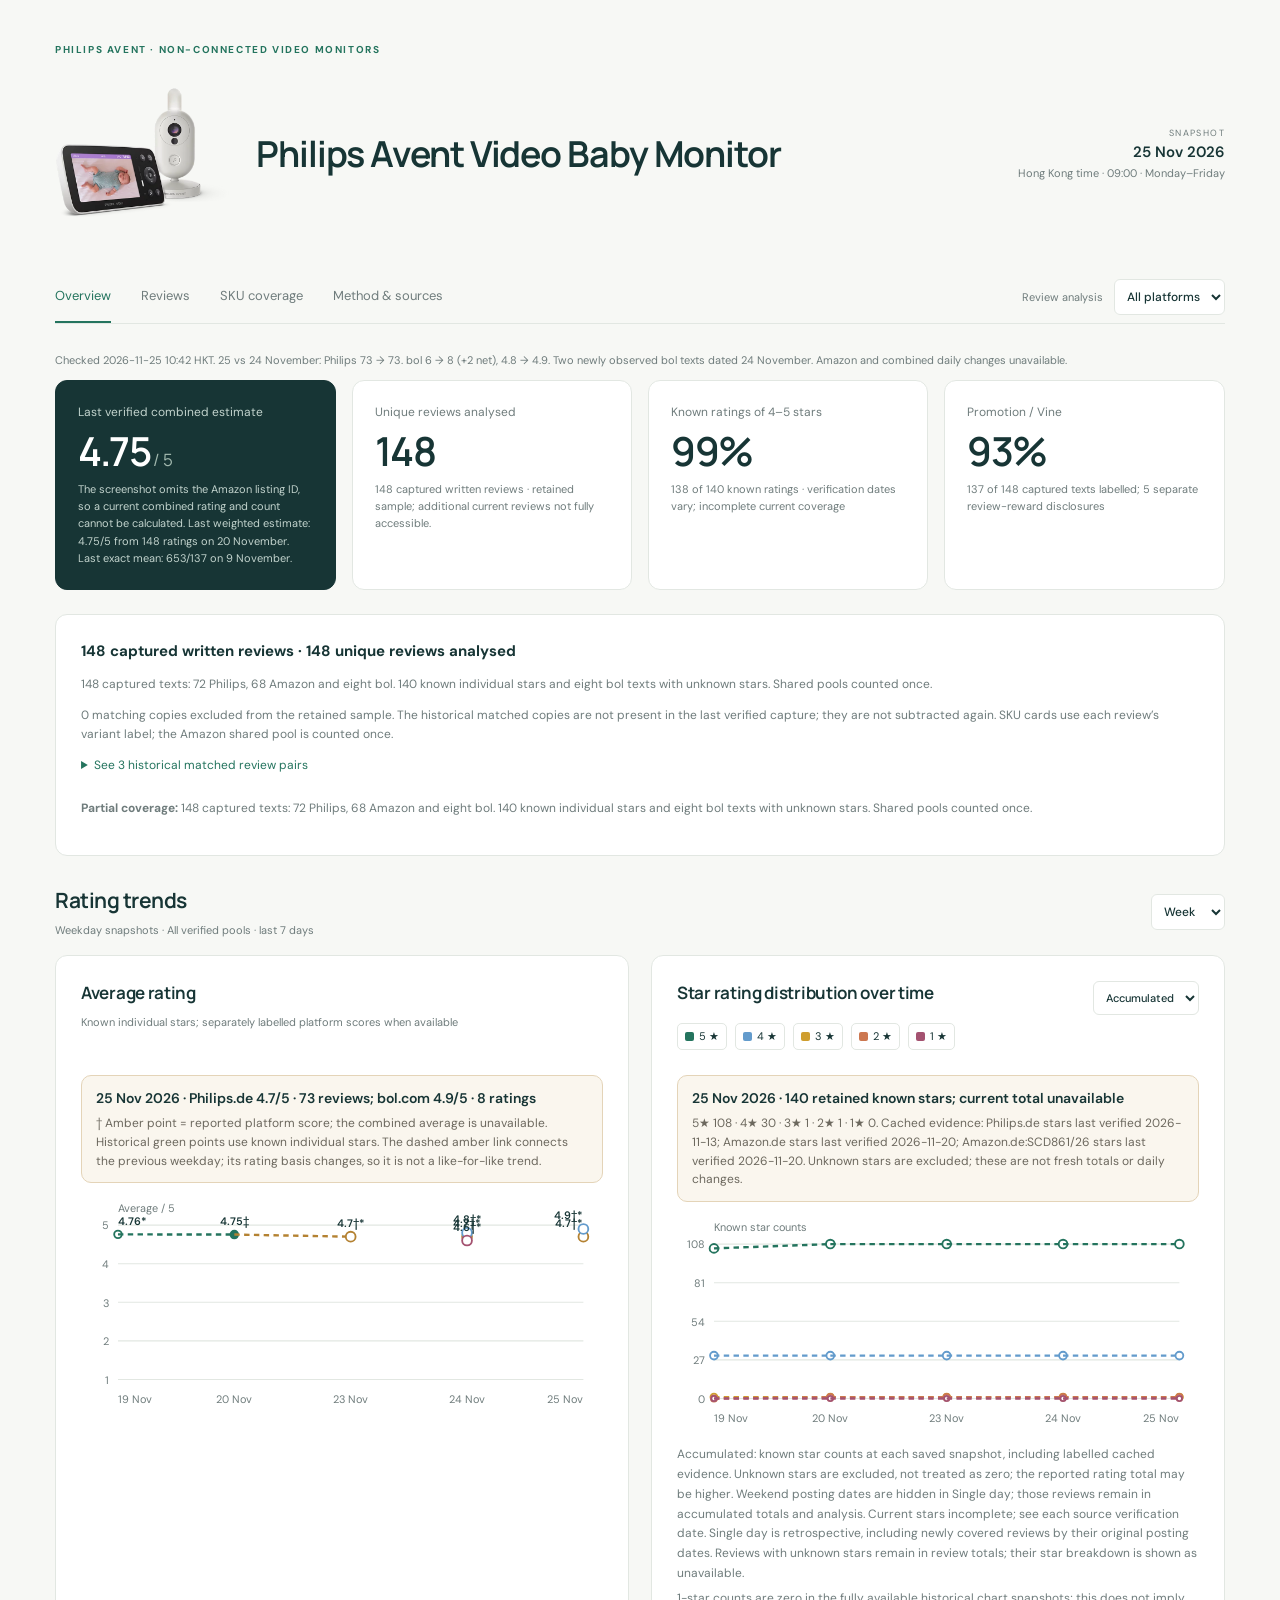
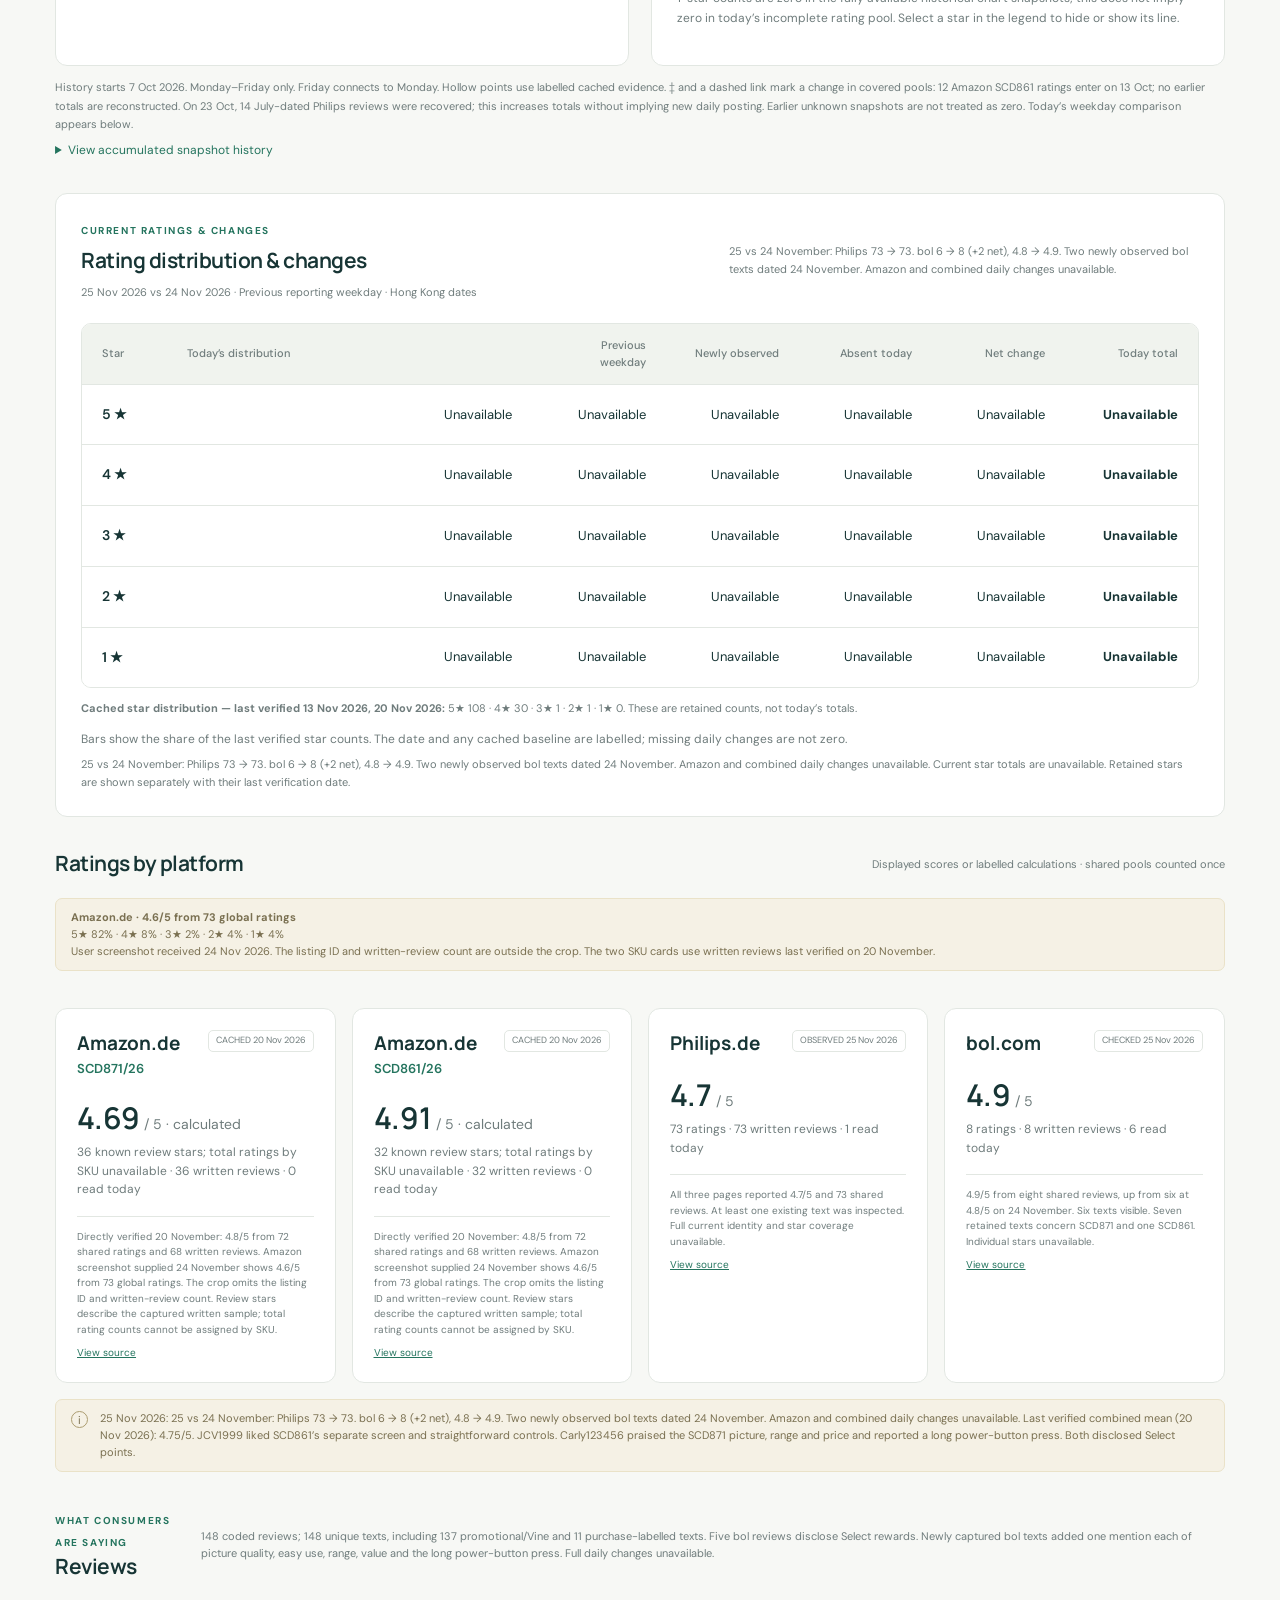
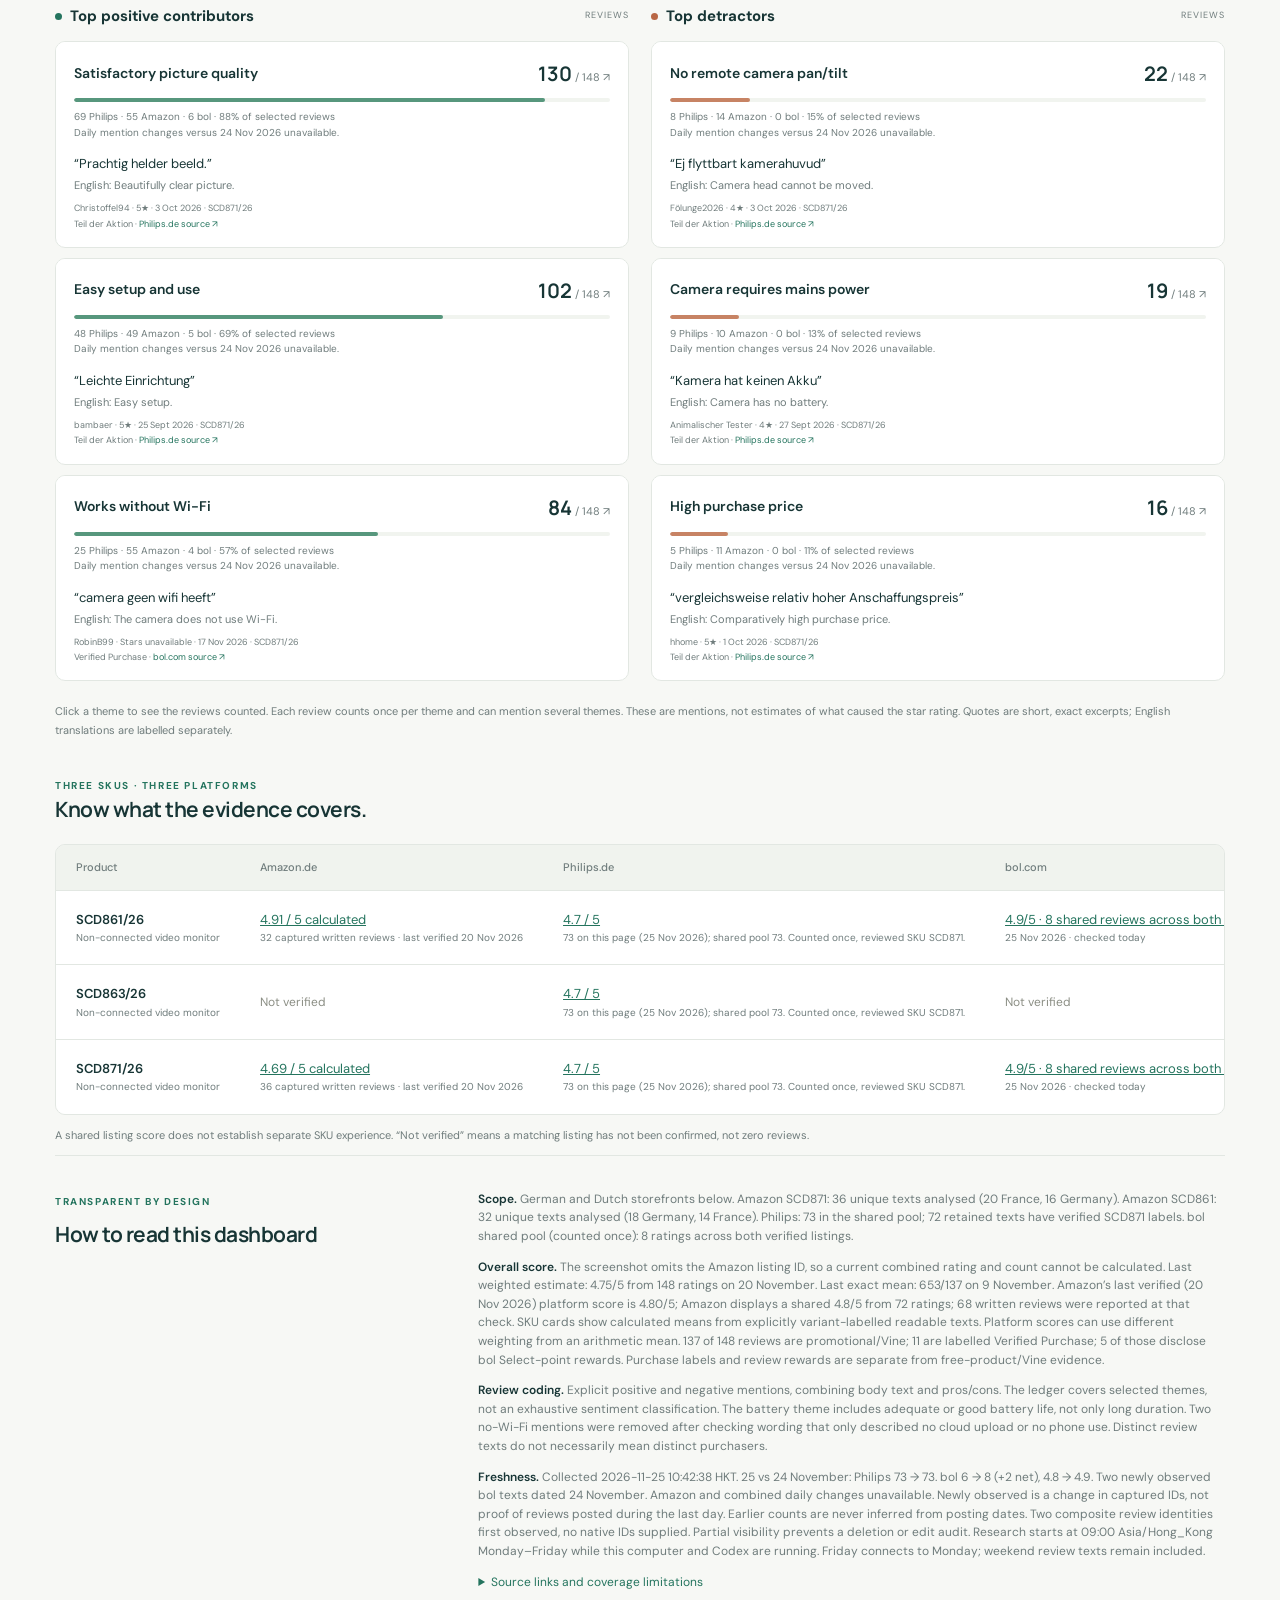
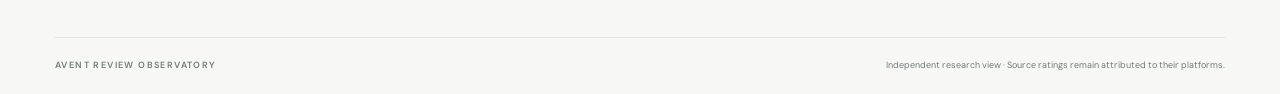
<file: index.html>
<!doctype html>
<html lang="en">
<head>
  <meta charset="utf-8"><meta name="viewport" content="width=device-width,initial-scale=1">
  <title>Philips Avent Video Baby Monitor · Reviews</title>
  <meta name="description" content="Consumer experience research dashboard for Philips Avent non-connected video monitors.">
  <link rel="stylesheet" href="style.css?v=20261125104238">
</head>
<body>
<main>
  <div class="eyebrow">PHILIPS AVENT · NON-CONNECTED VIDEO MONITORS</div>
  <div class="title-row"><div class="product-heading"><img class="product-image" src="product.png" alt="Philips Avent video baby monitor with camera and parent display" width="176" height="176"><h1>Philips Avent Video Baby Monitor</h1></div><div class="date"><span>SNAPSHOT</span><strong id="date"></strong><small>Hong Kong time · 09:00 · Monday–Friday</small></div></div>
  <div class="toolbar"><nav aria-label="Report sections"><a href="#overview" class="active">Overview</a><a href="#themes">Reviews</a><a href="#coverage">SKU coverage</a><a href="#method">Method & sources</a></nav><label>Review analysis <select id="platform" aria-label="Filter review analysis by platform"><option value="all">All platforms</option><option>Philips.de</option><option>Amazon.de</option><option>bol.com</option></select></label></div>
  <p id="freshness" class="footnote" role="status"></p>
  <section id="overview" class="metrics" aria-label="Key metrics"></section>
  <section id="review-count-note" class="panel review-count-note" aria-label="Listed and unique reviews"></section>
  <section class="rating-trends-section" aria-labelledby="rating-trends-title">
    <div class="section-head trend-controls"><div><h2 id="rating-trends-title">Rating trends</h2><p id="trend-base" class="footnote"></p></div><select id="trend-range" aria-label="Rating trend period"><option value="week" selected>Week</option><option value="month">Month</option><option value="year">Year</option></select></div>
    <div class="rating-trends-grid">
      <div class="panel average-trend-panel"><div class="trend-chart-top"><h3>Average rating</h3><p class="footnote">Known individual stars; separately labelled platform scores when available</p></div><div id="average-status" class="trend-status" role="status"></div><div id="average-trend" class="trend-scroll"></div></div>
      <div class="panel star-trend-panel"><div class="trend-chart-top"><div class="star-trend-controls"><h3>Star rating distribution over time</h3><select id="star-trend-mode" aria-label="Star rating trend mode"><option value="accumulated" selected>Accumulated</option><option value="single">Single day</option></select></div><div id="trend-legend" class="trend-legend" aria-label="Toggle star rating lines"></div></div><div id="star-status" class="trend-status" role="status"></div><div id="review-trend" class="trend-scroll"></div><p class="footnote" id="star-mode-note" aria-live="polite"></p><p class="footnote" id="trend-zero-note"></p><details id="star-day-table" hidden><summary>View single-day counts</summary><div class="table-scroll daily-table"><table aria-label="Single-day captured review counts by posting date"><thead><tr><th>Date</th><th>5 ★</th><th>4 ★</th><th>3 ★</th><th>2 ★</th><th>1 ★</th><th>Total</th></tr></thead><tbody id="star-day-body"></tbody></table></div></details></div>
    </div>
    <p class="footnote" id="trend-note"></p><details id="trend-table"><summary>View accumulated snapshot history</summary><div class="table-scroll daily-table"><table aria-label="Average rating and star counts by snapshot date"><thead><tr><th>Date</th><th>Average / 5</th><th>5 ★</th><th>4 ★</th><th>3 ★</th><th>2 ★</th><th>1 ★</th><th>Total</th><th>Evidence</th></tr></thead><tbody id="trend-table-body"></tbody></table></div></details>
  </section>
  <section class="panel unified-ratings" aria-labelledby="unified-rating-title">
    <div class="unified-rating-header"><div><span class="eyebrow">CURRENT RATINGS &amp; CHANGES</span><h2 id="unified-rating-title">Rating distribution &amp; changes</h2><p id="change-dates" class="footnote"></p></div><div id="change-summary" aria-live="polite"></div></div>
    <div id="daily-changes"></div>
    <p class="footnote distribution-key">Bars show the share of the last verified star counts. The date and any cached baseline are labelled; missing daily changes are not zero.</p>
    <p class="footnote" id="change-note"></p>
  </section>
  <div class="section-head"><h2>Ratings by platform</h2><span>Displayed scores or labelled calculations · shared pools counted once</span></div>
  <section class="platform-cards" id="platform-cards"></section>
  <div class="notice"><span>i</span><p id="update-notice"></p></div>
  <section id="themes"><div class="section-head"><div><span class="eyebrow">WHAT CONSUMERS ARE SAYING</span><h2>Reviews</h2></div><span id="theme-base"></span></div><div class="theme-columns"><div><div class="column-heading"><span class="positive-dot"></span><h3>Top positive contributors</h3><span>REVIEWS</span></div><div id="positive"></div></div><div><div class="column-heading"><span class="negative-dot"></span><h3>Top detractors</h3><span>REVIEWS</span></div><div id="negative"></div></div></div><p class="footnote">Click a theme to see the reviews counted. Each review counts once per theme and can mention several themes. These are mentions, not estimates of what caused the star rating. Quotes are short, exact excerpts; English translations are labelled separately.</p></section>
  <section id="coverage"><div class="section-head"><div><span class="eyebrow">THREE SKUS · THREE PLATFORMS</span><h2>Know what the evidence covers.</h2></div></div><div class="table-scroll"><table><thead><tr><th>Product</th><th>Amazon.de</th><th>Philips.de</th><th>bol.com</th></tr></thead><tbody id="coverage-body"></tbody></table></div><p class="footnote">A shared listing score does not establish separate SKU experience. “Not verified” means a matching listing has not been confirmed, not zero reviews.</p></section>
  <section id="method" class="method"><div><span class="eyebrow">TRANSPARENT BY DESIGN</span><h2>How to read this dashboard</h2></div><div><p id="method-scope"></p><p id="method-score"></p><p><b>Review coding.</b> Explicit positive and negative mentions, combining body text and pros/cons. The ledger covers selected themes, not an exhaustive sentiment classification. The battery theme includes adequate or good battery life, not only long duration. Two no-Wi-Fi mentions were removed after checking wording that only described no cloud upload or no phone use. Distinct review texts do not necessarily mean distinct purchasers.</p><p id="method-freshness"></p><details><summary>Source links and coverage limitations</summary><div id="sources"></div><p>Amazon SCD863/26 and bol SCD863/26 remain unverified. Amazon SCD861/26 was first verified on 13 October; no earlier baseline exists. The Philips shared pool cannot supply independent SCD861 or SCD863 consumer-experience conclusions.</p></details></div></section>
  <footer><span>AVENT REVIEW OBSERVATORY</span><span>Independent research view · Source ratings remain attributed to their platforms.</span></footer>
</main>
<dialog id="evidence"><div class="dialog-top"><span class="eyebrow">REVIEW EVIDENCE</span><button id="close-dialog" aria-label="Close review evidence">×</button></div><h2 id="dialog-title"></h2><p id="dialog-description"></p><div id="dialog-reviews"></div><p class="footnote">Each quotation is a short English translation of the relevant original wording, not a full review. Positive remarks can be qualified elsewhere in a review. Unverified wording is marked unavailable. Follow the source for full context.</p></dialog>
<script src="data.js?v=20261125104238"></script><script src="app.js?v=20261125104238"></script>
</body></html>
</file>
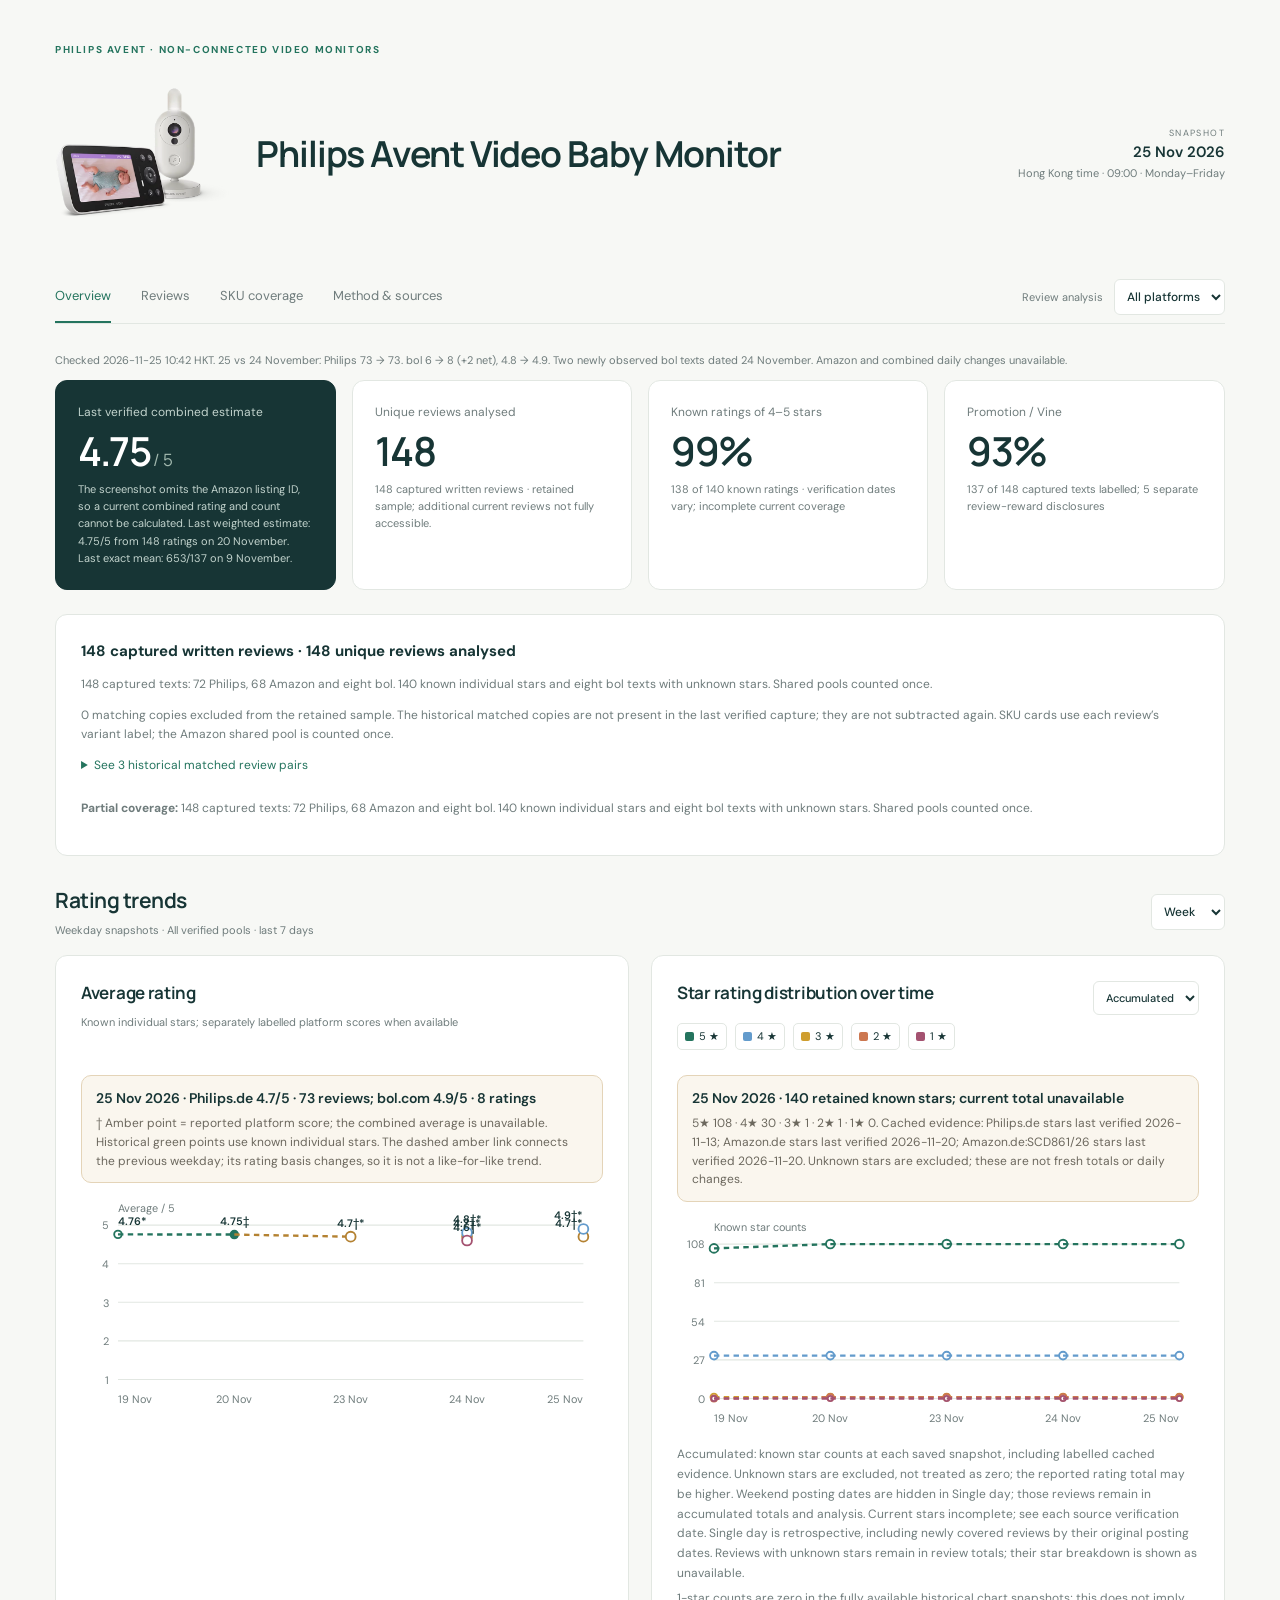
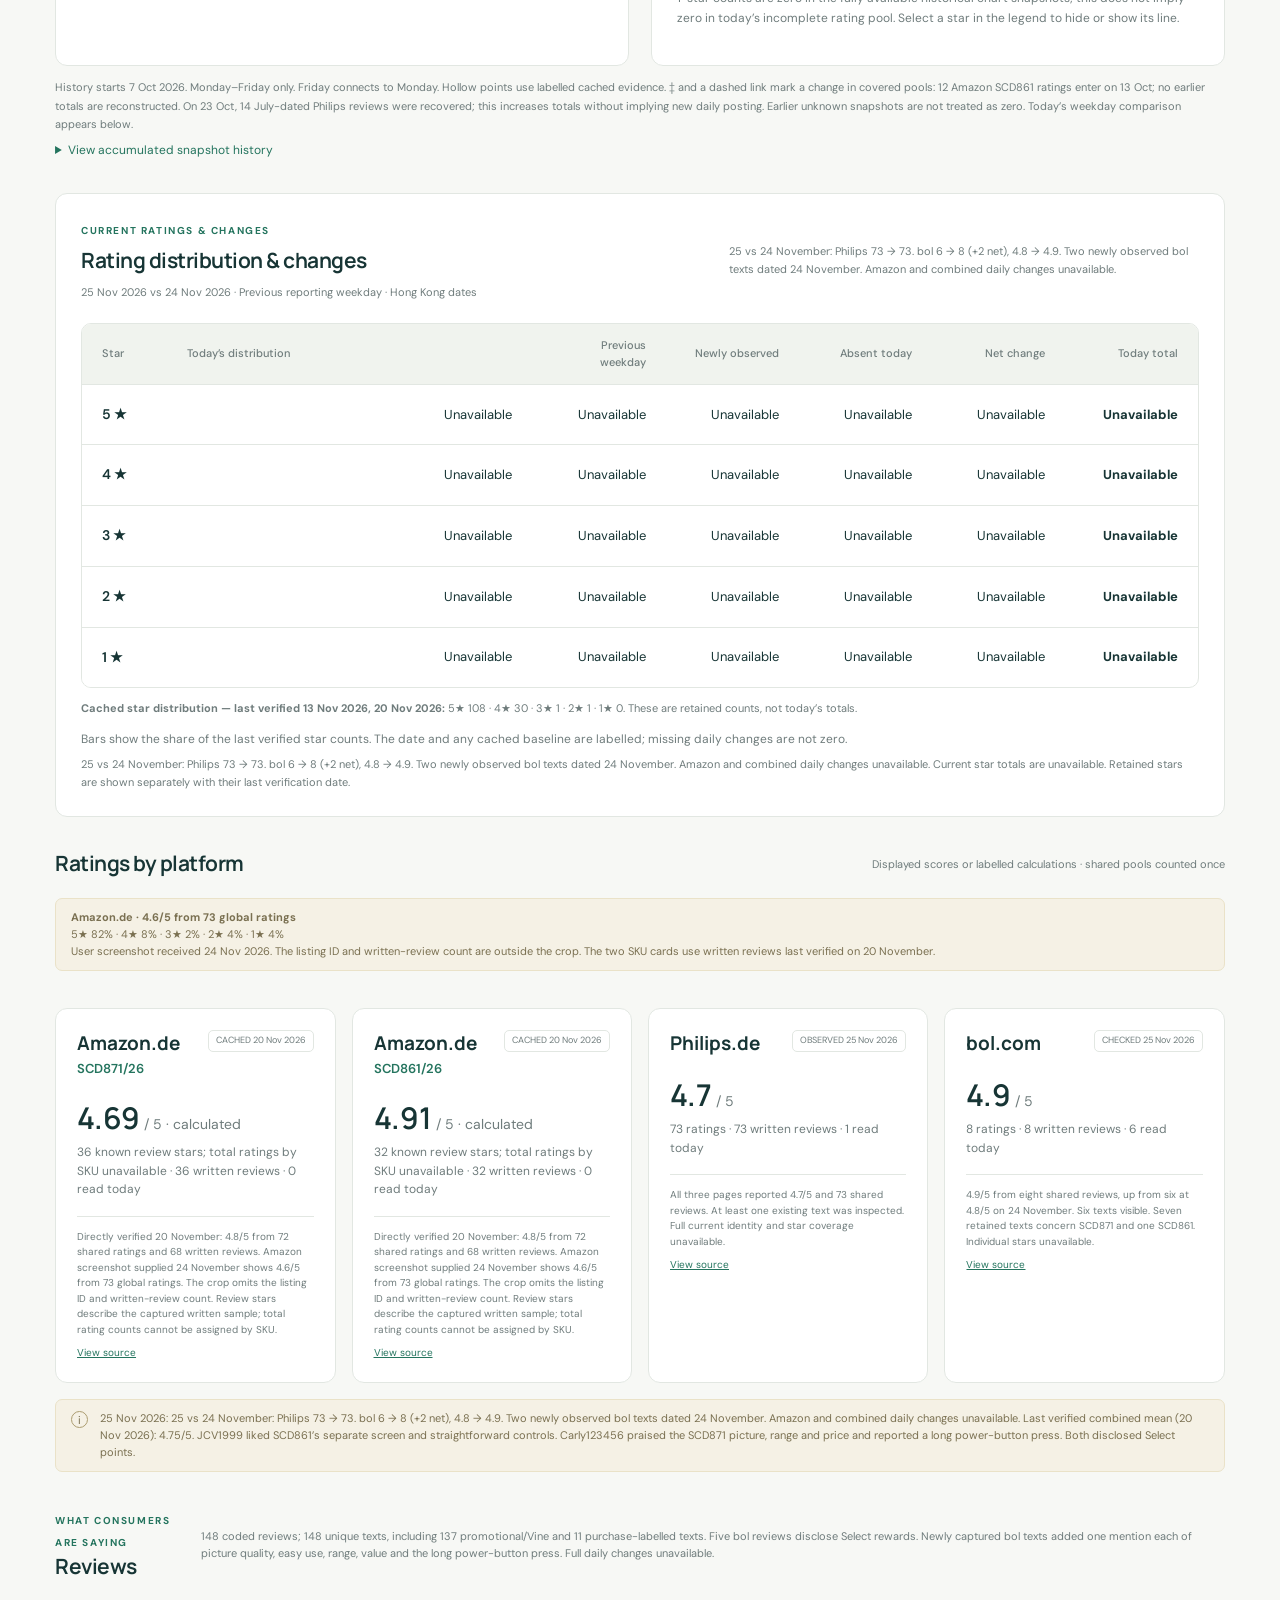
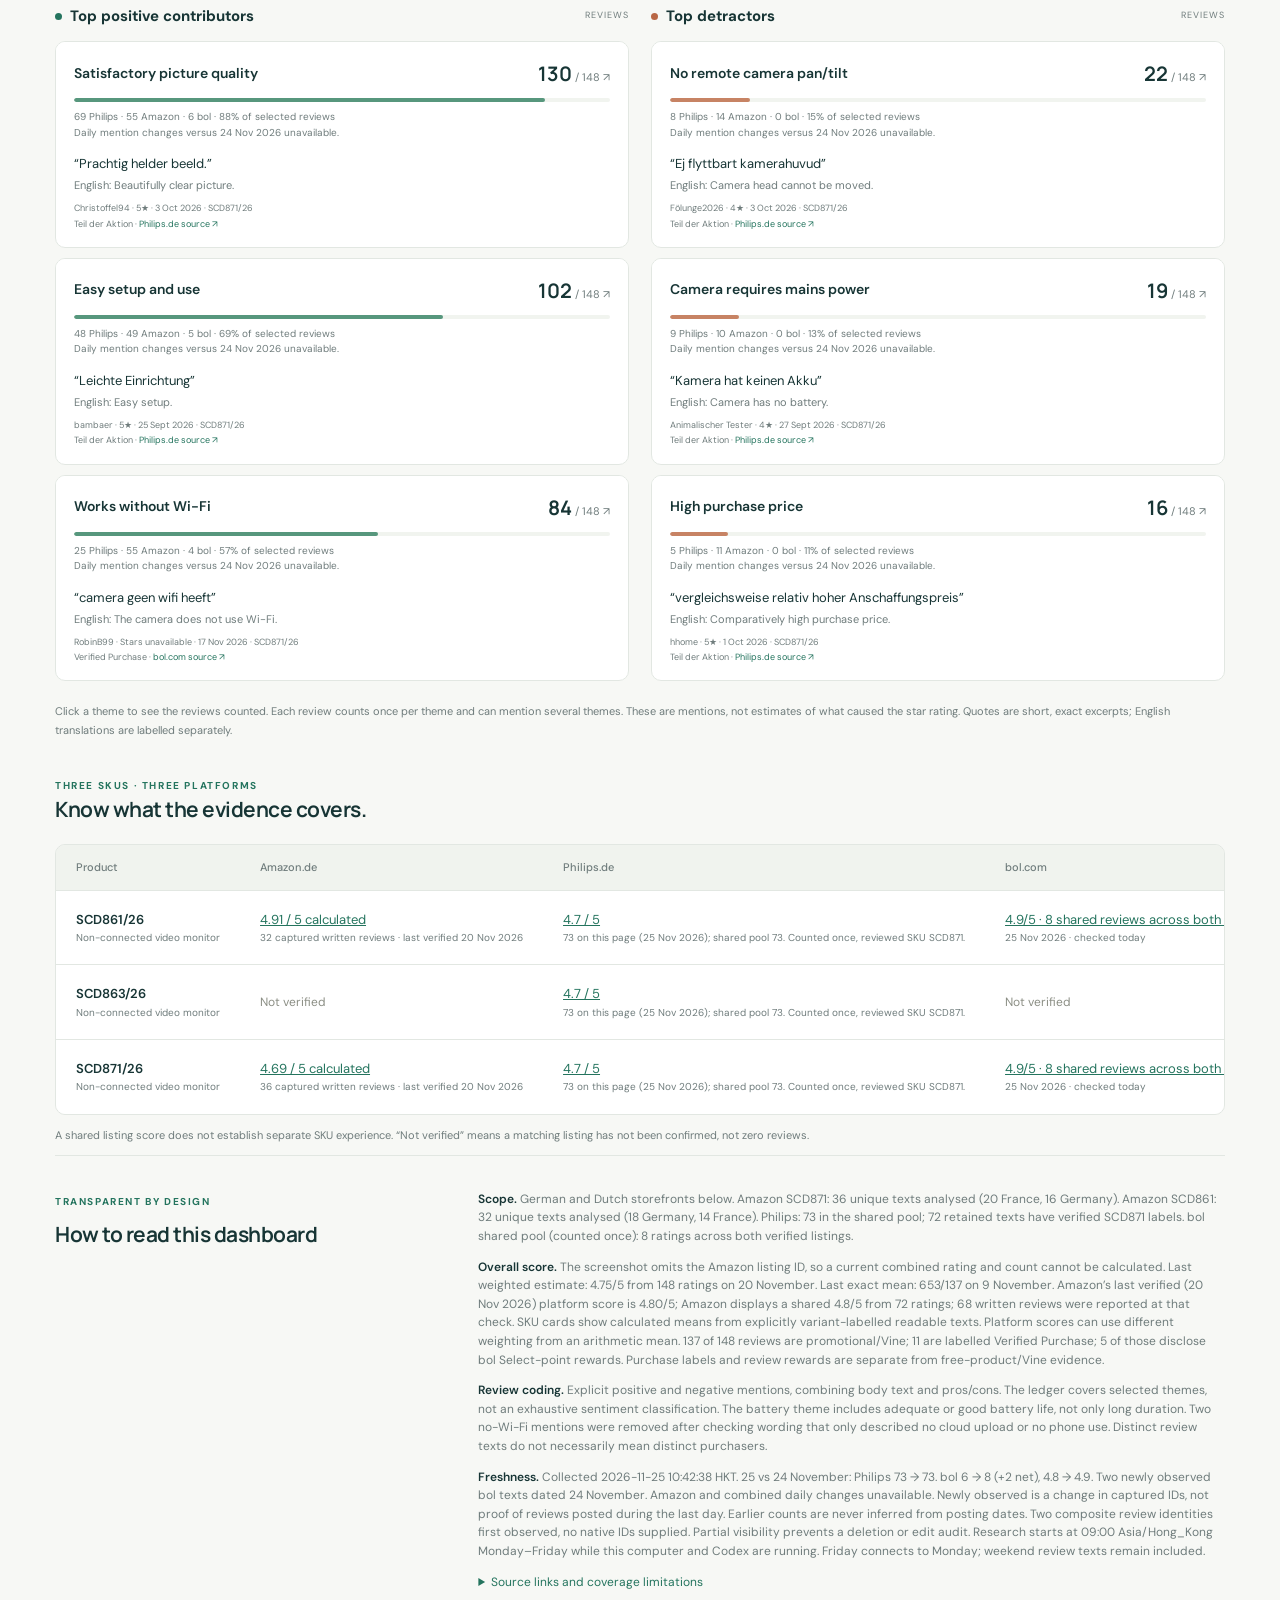
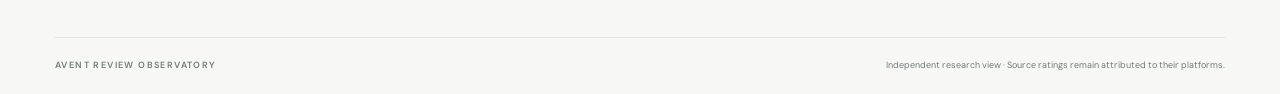
<file: Philips Avent Video Baby Monitor/index.html>
<!doctype html>
<html lang="en">
<head>
  <meta charset="utf-8"><meta name="viewport" content="width=device-width,initial-scale=1">
  <title>Philips Avent Video Baby Monitor · Reviews</title>
  <meta name="description" content="Consumer experience research dashboard for Philips Avent non-connected video monitors.">
  <link rel="stylesheet" href="../style.css?v=20261125104238">
</head>
<body>
<main>
  <div class="eyebrow">PHILIPS AVENT · NON-CONNECTED VIDEO MONITORS</div>
  <div class="title-row"><div class="product-heading"><img class="product-image" src="../product.png" alt="Philips Avent video baby monitor with camera and parent display" width="176" height="176"><h1>Philips Avent Video Baby Monitor</h1></div><div class="date"><span>SNAPSHOT</span><strong id="date"></strong><small>Hong Kong time · 09:00 · Monday–Friday</small></div></div>
  <div class="toolbar"><nav aria-label="Report sections"><a href="#overview" class="active">Overview</a><a href="#themes">Reviews</a><a href="#coverage">SKU coverage</a><a href="#method">Method & sources</a></nav><label>Review analysis <select id="platform" aria-label="Filter review analysis by platform"><option value="all">All platforms</option><option>Philips.de</option><option>Amazon.de</option><option>bol.com</option></select></label></div>
  <p id="freshness" class="footnote" role="status"></p>
  <section id="overview" class="metrics" aria-label="Key metrics"></section>
  <section id="review-count-note" class="panel review-count-note" aria-label="Listed and unique reviews"></section>
  <section class="rating-trends-section" aria-labelledby="rating-trends-title">
    <div class="section-head trend-controls"><div><h2 id="rating-trends-title">Rating trends</h2><p id="trend-base" class="footnote"></p></div><select id="trend-range" aria-label="Rating trend period"><option value="week" selected>Week</option><option value="month">Month</option><option value="year">Year</option></select></div>
    <div class="rating-trends-grid">
      <div class="panel average-trend-panel"><div class="trend-chart-top"><h3>Average rating</h3><p class="footnote">Known individual stars; separately labelled platform scores when available</p></div><div id="average-status" class="trend-status" role="status"></div><div id="average-trend" class="trend-scroll"></div></div>
      <div class="panel star-trend-panel"><div class="trend-chart-top"><div class="star-trend-controls"><h3>Star rating distribution over time</h3><select id="star-trend-mode" aria-label="Star rating trend mode"><option value="accumulated" selected>Accumulated</option><option value="single">Single day</option></select></div><div id="trend-legend" class="trend-legend" aria-label="Toggle star rating lines"></div></div><div id="star-status" class="trend-status" role="status"></div><div id="review-trend" class="trend-scroll"></div><p class="footnote" id="star-mode-note" aria-live="polite"></p><p class="footnote" id="trend-zero-note"></p><details id="star-day-table" hidden><summary>View single-day counts</summary><div class="table-scroll daily-table"><table aria-label="Single-day captured review counts by posting date"><thead><tr><th>Date</th><th>5 ★</th><th>4 ★</th><th>3 ★</th><th>2 ★</th><th>1 ★</th><th>Total</th></tr></thead><tbody id="star-day-body"></tbody></table></div></details></div>
    </div>
    <p class="footnote" id="trend-note"></p><details id="trend-table"><summary>View accumulated snapshot history</summary><div class="table-scroll daily-table"><table aria-label="Average rating and star counts by snapshot date"><thead><tr><th>Date</th><th>Average / 5</th><th>5 ★</th><th>4 ★</th><th>3 ★</th><th>2 ★</th><th>1 ★</th><th>Total</th><th>Evidence</th></tr></thead><tbody id="trend-table-body"></tbody></table></div></details>
  </section>
  <section class="panel unified-ratings" aria-labelledby="unified-rating-title">
    <div class="unified-rating-header"><div><span class="eyebrow">CURRENT RATINGS &amp; CHANGES</span><h2 id="unified-rating-title">Rating distribution &amp; changes</h2><p id="change-dates" class="footnote"></p></div><div id="change-summary" aria-live="polite"></div></div>
    <div id="daily-changes"></div>
    <p class="footnote distribution-key">Bars show the share of the last verified star counts. The date and any cached baseline are labelled; missing daily changes are not zero.</p>
    <p class="footnote" id="change-note"></p>
  </section>
  <div class="section-head"><h2>Ratings by platform</h2><span>Displayed scores or labelled calculations · shared pools counted once</span></div>
  <section class="platform-cards" id="platform-cards"></section>
  <div class="notice"><span>i</span><p id="update-notice"></p></div>
  <section id="themes"><div class="section-head"><div><span class="eyebrow">WHAT CONSUMERS ARE SAYING</span><h2>Reviews</h2></div><span id="theme-base"></span></div><div class="theme-columns"><div><div class="column-heading"><span class="positive-dot"></span><h3>Top positive contributors</h3><span>REVIEWS</span></div><div id="positive"></div></div><div><div class="column-heading"><span class="negative-dot"></span><h3>Top detractors</h3><span>REVIEWS</span></div><div id="negative"></div></div></div><p class="footnote">Click a theme to see the reviews counted. Each review counts once per theme and can mention several themes. These are mentions, not estimates of what caused the star rating. Quotes are short, exact excerpts; English translations are labelled separately.</p></section>
  <section id="coverage"><div class="section-head"><div><span class="eyebrow">THREE SKUS · THREE PLATFORMS</span><h2>Know what the evidence covers.</h2></div></div><div class="table-scroll"><table><thead><tr><th>Product</th><th>Amazon.de</th><th>Philips.de</th><th>bol.com</th></tr></thead><tbody id="coverage-body"></tbody></table></div><p class="footnote">A shared listing score does not establish separate SKU experience. “Not verified” means a matching listing has not been confirmed, not zero reviews.</p></section>
  <section id="method" class="method"><div><span class="eyebrow">TRANSPARENT BY DESIGN</span><h2>How to read this dashboard</h2></div><div><p id="method-scope"></p><p id="method-score"></p><p><b>Review coding.</b> Explicit positive and negative mentions, combining body text and pros/cons. The ledger covers selected themes, not an exhaustive sentiment classification. The battery theme includes adequate or good battery life, not only long duration. Two no-Wi-Fi mentions were removed after checking wording that only described no cloud upload or no phone use. Distinct review texts do not necessarily mean distinct purchasers.</p><p id="method-freshness"></p><details><summary>Source links and coverage limitations</summary><div id="sources"></div><p>Amazon SCD863/26 and bol SCD863/26 remain unverified. Amazon SCD861/26 was first verified on 13 October; no earlier baseline exists. The Philips shared pool cannot supply independent SCD861 or SCD863 consumer-experience conclusions.</p></details></div></section>
  <footer><span>AVENT REVIEW OBSERVATORY</span><span>Independent research view · Source ratings remain attributed to their platforms.</span></footer>
</main>
<dialog id="evidence"><div class="dialog-top"><span class="eyebrow">REVIEW EVIDENCE</span><button id="close-dialog" aria-label="Close review evidence">×</button></div><h2 id="dialog-title"></h2><p id="dialog-description"></p><div id="dialog-reviews"></div><p class="footnote">Each quotation is a short English translation of the relevant original wording, not a full review. Positive remarks can be qualified elsewhere in a review. Unverified wording is marked unavailable. Follow the source for full context.</p></dialog>
<script src="../data.js?v=20261125104238"></script><script src="../app.js?v=20261125104238"></script>
</body></html>
</file>
<file: style.css>
@import url('https://fonts.googleapis.com/css2?family=DM+Sans:wght@400;450;500;550;600;650;700&family=Manrope:wght@400;500;600;650;700;750;800&display=swap');
:root{--ink:#173535;--muted:#6f7c7c;--green:#24745e;--mint:#e9f2ed;--orange:#b96745;--cream:#f7f8f5;--line:#e2e7e2;--white:#fff}*{box-sizing:border-box}html{scroll-behavior:smooth;scroll-padding-top:25px}body{margin:0;background:var(--cream);color:var(--ink);font-family:'DM Sans',Arial,sans-serif;font-size:14px;line-height:1.55}header{height:82px;background:white;border-bottom:1px solid var(--line);display:flex;align-items:center;justify-content:space-between;padding:0 4.3%}.brand{display:flex;align-items:center;gap:12px;text-decoration:none;font:700 25px Manrope,Arial;color:var(--ink)}.brand b{font:450 14px 'DM Sans',Arial;border-left:1px solid #cfd9d3;padding-left:13px;margin-left:10px}.brandmark{width:36px;height:36px;background:var(--green);color:white;text-align:center;border-radius:12px 12px 12px 3px;font:700 29px Manrope}.header-right{display:flex;align-items:center;gap:8px;color:var(--muted);font-size:12px}.status-dot,.positive-dot,.negative-dot{width:7px;height:7px;border-radius:50%;background:var(--green);display:inline-block}.quiet{margin-left:25px;background:white;border:1px solid var(--line);border-radius:7px;padding:9px 14px;color:var(--ink);cursor:pointer}main{max-width:1400px;margin:auto;padding:42px 4.3% 0}.eyebrow{font-size:10px;letter-spacing:1.6px;font-weight:700;color:var(--green)}.title-row{display:flex;justify-content:space-between;gap:24px;margin-top:9px;align-items:center}h1{font:650 clamp(28px,3vw,41px)/1.25 Manrope,Arial;letter-spacing:-1.5px;margin:0}h2{font:650 21px/1.4 Manrope,Arial;letter-spacing:-.5px;margin:0}h3{font-size:15px;margin:0}.subtitle{color:var(--muted);margin:10px 0 0;font-size:15px}.date{text-align:right;flex-shrink:0}.date span,.date small{display:block;color:var(--muted);font-size:11px}.date span{letter-spacing:1.4px;font-size:9px}.date strong{font-size:15px;font-weight:600}.toolbar{display:flex;align-items:center;justify-content:space-between;border-bottom:1px solid var(--line);margin:28px 0 27px}nav{display:flex;gap:30px}nav a{font-size:13px;color:var(--muted);text-decoration:none;padding:15px 0;border-bottom:2px solid transparent}nav a:hover,nav .active{color:var(--green);border-color:var(--green)}.toolbar label{font-size:11px;color:var(--muted)}select{font:500 12px 'DM Sans';margin-left:8px;padding:8px;border:1px solid var(--line);border-radius:6px;background:white;color:var(--ink)}.metrics{display:grid;grid-template-columns:repeat(4,1fr);gap:16px}.metric{background:white;border:1px solid var(--line);border-radius:12px;padding:22px}.metric:first-child{background:var(--ink);color:white;border-color:var(--ink)}.metric-label{font-size:12px;color:var(--muted)}.metric:first-child .metric-label,.metric:first-child .metric-note{color:#c2d3cd}.metric-value{font:600 40px/1.5 Manrope;letter-spacing:-1.5px}.metric-value small{font-size:17px;letter-spacing:0;font-weight:400;color:#a1b8ae}.metric-note{font-size:11px;color:var(--muted)}.takeaway{border-left:3px solid var(--green);padding:20px 24px;margin:24px 0 33px;background:#edf2ec;display:flex;align-items:center;justify-content:space-between;gap:25px}.takeaway h2{font-size:18px;margin:5px 0}.takeaway p{margin:0;color:#667871;font-size:12px}.comparison{font-size:11px;color:var(--muted);text-align:right;flex-shrink:0}.comparison b{font-weight:500;color:var(--ink)}.section-head{display:flex;justify-content:space-between;align-items:center;gap:15px;margin-bottom:19px}.section-head>span{font-size:11px;color:var(--muted)}.platform-cards{display:grid;grid-template-columns:repeat(3,1fr);gap:16px}.platform-card{border:1px solid var(--line);border-radius:12px;background:white;padding:21px}.platform-top{display:flex;justify-content:space-between;align-items:center}.platform-top h3{font:700 19px Manrope}.badge{font-size:9px;color:var(--muted);border:1px solid var(--line);border-radius:5px;padding:3px 7px}.platform-score{font:600 30px Manrope;margin:18px 0 5px}.platform-score small{font:400 14px 'DM Sans';color:var(--muted)}.stars{font-size:13px;letter-spacing:2px;color:#bf9850;margin-left:8px}.platform-card p{font-size:12px;margin:0;color:var(--muted)}.platform-bottom{border-top:1px solid var(--line);margin-top:17px;padding-top:12px;font-size:10px;display:flex;justify-content:space-between;gap:12px;color:var(--muted)}a{color:var(--green)}.notice{display:flex;gap:12px;align-items:flex-start;color:#7a7051;background:#f5f1e5;border:1px solid #eae2c8;border-radius:7px;padding:10px 15px;margin:16px 0 37px;font-size:11px}.notice>span{border:1px solid #ab9c70;width:17px;height:17px;border-radius:50%;text-align:center;flex-shrink:0;margin-top:1px}.notice p{margin:0}.theme-columns{display:grid;grid-template-columns:1fr 1fr;gap:22px}.column-heading{display:flex;gap:8px;align-items:center;margin:4px 0 13px}.column-heading>span:last-child{margin-left:auto;font-size:9px;letter-spacing:1px;color:var(--muted)}.negative-dot{background:var(--orange)}.theme{background:white;border:1px solid var(--line);border-radius:10px;margin-bottom:10px;overflow:hidden}.theme button{width:100%;border:0;background:white;text-align:left;padding:18px 18px 14px;cursor:pointer;color:var(--ink);font:inherit}.theme button:hover{background:#fafcf9}.theme-title{display:flex;justify-content:space-between;gap:15px;align-items:center;font-weight:600;font-size:14px}.theme-count{font:650 20px Manrope}.theme-count small{font:400 11px 'DM Sans';color:var(--muted)}.bar{background:#f1f4ef;height:4px;border-radius:3px;margin:11px 0 7px;overflow:hidden}.bar i{display:block;height:100%;background:#57977d;border-radius:3px}.negative .bar i{background:#c78364}.breakdown{font-size:10px;color:var(--muted)}.quote{padding:0 18px 15px}.quote blockquote{margin:0;font-size:13px}.translation{font-size:11px;color:var(--muted);margin:3px 0 7px}.attribution{font-size:9px;color:var(--muted);line-height:1.7}.attribution a{text-decoration:none}.footnote{font-size:11px;color:var(--muted);line-height:1.65}.empty{padding:24px;color:var(--muted);border:1px dashed var(--line);border-radius:8px;background:white}#coverage{margin-top:35px}.table-scroll{overflow:auto;border:1px solid var(--line);border-radius:10px;background:white}table{width:100%;border-collapse:collapse;white-space:nowrap;text-align:left}th{font-size:11px;color:var(--muted);font-weight:500;background:#f0f3ee;padding:14px 20px}td{padding:19px 20px;font-size:13px;border-top:1px solid var(--line)}td:first-child{font-weight:600}td small{display:block;font-size:10px;color:var(--muted);font-weight:400}.unverified{color:#8b8e84;font-size:12px}.lower-grid{display:grid;grid-template-columns:1fr 1fr;gap:22px;margin:32px 0}.panel{border:1px solid var(--line);border-radius:12px;padding:25px;background:white}.panel>p{font-size:12px;color:var(--muted)}.rating-row{display:flex;gap:14px;align-items:center;margin:13px 0;font-size:12px}.rating-row>span{min-width:25px}.rating-row .bar{flex:1;height:7px;margin:0}.rating-row strong{font-weight:500;min-width:20px;text-align:right}.change-row{font-size:12px;display:flex;justify-content:space-between;border-top:1px solid var(--line);padding:9px 0}.change-row b{font-weight:500}.method{display:grid;grid-template-columns:1fr 2fr;gap:50px;border-top:1px solid var(--line);padding:34px 0}.method h2{margin-top:8px}.method p{font-size:12px;color:var(--muted);margin:0 0 12px}.method p b{color:var(--ink);font-weight:600}summary{font-size:12px;cursor:pointer;color:var(--green);margin:12px 0}#sources{display:flex;flex-wrap:wrap;gap:10px;margin:16px 0}#sources a{font-size:11px}footer{display:flex;justify-content:space-between;border-top:1px solid var(--line);padding:21px 0;color:var(--muted);font-size:9px}footer>span:first-child{letter-spacing:1.4px;font-weight:600}dialog{width:min(680px,92vw);max-height:85vh;border:0;border-radius:16px;color:var(--ink);padding:28px;box-shadow:0 25px 100px #172f3240}dialog::backdrop{background:#102d3580;backdrop-filter:blur(3px)}.dialog-top{display:flex;justify-content:space-between;align-items:center}.dialog-top button{background:#edf2ec;border:0;border-radius:50%;width:30px;height:30px;font-size:22px;cursor:pointer}dialog h2{margin-top:12px}dialog>p{font-size:12px;color:var(--muted)}.evidence-row{padding:13px 0;border-top:1px solid var(--line);display:flex;justify-content:space-between;gap:15px}.evidence-row strong{font-size:13px}.evidence-row small{display:block;font-size:10px;color:var(--muted)}.evidence-row a{font-size:11px;align-self:center;white-space:nowrap}button:focus-visible,a:focus-visible,select:focus-visible,summary:focus-visible{outline:3px solid #86b59a;outline-offset:3px}@media(max-width:950px){.header-right{font-size:0}.header-right .status-dot{display:none}.toolbar{align-items:flex-start;gap:12px;flex-direction:column;padding-bottom:15px}nav{gap:20px}.date small{max-width:170px}.metrics{gap:10px}.metric{padding:16px}.metric-value{font-size:33px}.platform-bottom{flex-direction:column;gap:3px}.theme-columns{gap:14px}}@media(max-width:650px){header{height:65px}.brand{font-size:21px}.brand b{font-size:11px}.quiet{display:none}main{padding-top:28px}.title-row{display:block}.date{text-align:left;margin-top:18px}.date small{max-width:none}.date span{display:none}h1{font-size:30px}.toolbar{margin-top:18px}nav{gap:19px;flex-wrap:wrap}nav a{font-size:11px;padding:10px 0}.metrics{grid-template-columns:1fr 1fr}.metric-value{font-size:32px}.takeaway{padding:17px}.comparison{display:none}.section-head{align-items:flex-start}.section-head>span{max-width:135px;text-align:right}.platform-cards,.theme-columns,.lower-grid{grid-template-columns:1fr}.platform-card{padding:17px}.platform-score{margin-top:8px}.platform-bottom{flex-direction:row}.theme-columns>div+div{margin-top:15px}.method{grid-template-columns:1fr;gap:20px}.section-head h2{font-size:19px}.lower-grid{gap:15px}footer{gap:15px}footer>span:last-child{text-align:right}td,th{padding:14px}.notice{margin-bottom:28px}}@media print{body{background:white}header,.toolbar,dialog,.quiet{display:none}main{padding:0;max-width:none}.metrics,.platform-cards,.theme-columns,.lower-grid{break-inside:avoid}.theme{break-inside:avoid}.method{break-before:page}a{text-decoration:none;color:inherit}.date{font-size:12px}}

.daily-table th,.daily-table td{padding:8px 12px;font-size:11px}.daily-table td:not(:first-child),.daily-table th:not(:first-child){text-align:right}.daily-table .unavailable{font-size:10px;color:var(--muted)}

.evidence-row>div{min-width:0;flex:1}.evidence-quote{font-size:14px;line-height:1.55;margin:12px 0 4px;border-left:2px solid #83ac96;padding:5px 12px;background:#f4f7f2}.excerpt-label{font-size:10px;color:var(--muted)}.quote-unavailable{font-size:12px;line-height:1.5;margin:10px 0 3px;color:#8b7752}.evidence-row>a{align-self:flex-start;margin-top:4px}

.product-heading{display:flex;align-items:center;gap:25px;min-width:0}.product-image{width:176px;height:176px;object-fit:contain;flex-shrink:0}.product-heading h1{font-size:clamp(27px,2.8vw,36px);max-width:550px;letter-spacing:-1.1px}@media(max-width:950px){.product-heading{gap:18px}.product-image{width:140px;height:140px}}@media(max-width:650px){.product-heading{gap:15px}.product-image{width:110px;height:110px}.product-heading h1{font-size:26px;letter-spacing:-.7px}.title-row .date{margin-top:12px}}

.unavailable-value{font-size:clamp(17px,2vw,26px);letter-spacing:-.5px}
.daily-table th{white-space:normal}

.lower-grid{grid-template-columns:1fr}.change-total{display:flex;align-items:center;gap:24px;padding:18px 22px;background:var(--mint);border-radius:10px;margin:18px 0 22px}.change-total>strong{font:650 36px Manrope;color:var(--green)}.change-total strong small{font:500 14px 'DM Sans';letter-spacing:0}.change-total>div{font-size:16px;font-weight:600}.change-total div small{display:block;font-size:11px;font-weight:400;color:var(--muted);margin-top:3px}.comparison-platforms{display:grid;grid-template-columns:repeat(auto-fit,minmax(260px,1fr));gap:22px}.comparison-heading{display:flex;align-items:center;justify-content:space-between;gap:10px}.comparison-heading>strong{font-size:12px;color:var(--green)}.comparison-count{font-size:12px;color:var(--muted);margin:7px 0 12px}.change-number{color:var(--green);font-weight:650}.changes-panel .footnote{margin-bottom:0}@media(max-width:650px){.change-total{align-items:flex-start;flex-direction:column;gap:6px;padding:16px}.comparison-platforms{grid-template-columns:minmax(0,1fr)}.changes-panel{padding:19px}.daily-table th,.daily-table td{padding:8px}}

.lower-grid{grid-template-columns:minmax(0,1fr) minmax(0,1fr);align-items:start}.changes-panel{grid-column:1/-1}.trend-panel,.lower-grid>.panel:first-child{min-width:0;align-self:stretch}.trend-panel .section-head{margin-bottom:6px;align-items:center}.trend-panel select{margin-left:0}.trend-panel>p{margin:8px 0 12px}.trend-legend{display:flex;flex-wrap:wrap;gap:16px;font-size:11px;margin:14px 0 8px}.trend-legend span{display:flex;align-items:center;gap:5px}.trend-legend i{width:9px;height:9px;border-radius:2px}.trend-scroll{overflow-x:auto}.trend-scroll svg{display:block;width:100%;height:auto}.trend-axis{fill:var(--muted);font:10px 'DM Sans',Arial}.trend-total{fill:var(--ink);font:600 10px 'DM Sans',Arial}.trend-grid{stroke:var(--line);stroke-width:1}.trend-day:hover,.trend-day:focus{filter:brightness(.86);outline:none}.trend-day:focus rect:first-of-type{stroke:var(--green);stroke-width:1}.trend-empty{padding:65px 15px;text-align:center;color:var(--muted);font-size:14px}.trend-empty small{display:block;font-size:11px;margin-top:10px}.trend-panel details .table-scroll{max-height:300px}.trend-panel summary{font-size:11px}@media(max-width:800px){.lower-grid{grid-template-columns:minmax(0,1fr)}}

.line-chart-heading{font-size:13px;margin:18px 0 8px}.trend-legend button{display:flex;align-items:center;gap:5px;font:inherit;color:var(--ink);border:1px solid var(--line);border-radius:5px;background:white;padding:4px 7px;cursor:pointer}.trend-legend button[aria-pressed="false"]{opacity:.4;text-decoration:line-through}.trend-legend{gap:8px;margin:8px 0}.line-point:focus{outline:2px solid var(--ink);outline-offset:2px}.trend-scroll svg{min-width:0}.trend-panel>p{font-size:11px}.trend-panel h2{font-size:20px}.trend-panel .line-chart-heading+div{margin-top:3px}

.rating-trends-section{margin-top:30px}.rating-trends-section>.section-head{margin-bottom:16px;align-items:center}.trend-controls .footnote{margin:5px 0 0}.rating-trends-grid{display:grid;grid-template-columns:minmax(0,1fr) minmax(0,1fr);gap:22px}.rating-trends-grid>.panel{min-width:0}.trend-chart-top{min-height:70px}.trend-chart-top h3{font:650 17px Manrope,Arial;letter-spacing:-.3px}.trend-chart-top .footnote{margin:9px 0}.rating-trends-section #trend-note{margin:12px 0 0}.rating-trends-section details .table-scroll{max-height:280px}.rating-trends-section summary{margin:8px 0}.lower-grid.distribution-changes{margin:25px 0 32px;grid-template-columns:minmax(0,1fr) minmax(0,1fr);align-items:stretch}.distribution-changes>.changes-panel{grid-column:auto;min-width:0}.distribution-changes .change-total{gap:16px;padding:12px 14px;margin:13px 0 16px;align-items:center}.distribution-changes .change-total>strong{font-size:28px;white-space:nowrap}.distribution-changes .change-total>div{font-size:13px}.distribution-changes .change-total strong small{font-size:11px}.distribution-changes .change-total div small{font-size:10px}.distribution-changes #change-note{font-size:10px;line-height:1.55;margin-top:12px}.distribution-changes .daily-table td{padding:8px 12px}.distribution-changes .daily-table th{font-size:11px}.distribution-panel .section-head{align-items:flex-start}.distribution-panel .section-head>span{max-width:190px;text-align:right}.distribution-panel #distribution{margin-top:26px}.distribution-panel .rating-row{margin:19px 0}.distribution-changes #change-dates{margin:8px 0 0}@media(max-width:800px){.rating-trends-grid,.lower-grid.distribution-changes{grid-template-columns:minmax(0,1fr)}.trend-chart-top{min-height:auto;margin-bottom:10px}.rating-trends-grid{gap:15px}.distribution-changes .change-total{flex-direction:row;flex-wrap:wrap}.distribution-changes>.changes-panel{grid-column:auto}}@media print{.rating-trends-grid,.distribution-changes{break-inside:avoid}}

.star-trend-controls{display:flex;align-items:flex-start;justify-content:space-between;gap:12px}.star-trend-controls h3{flex:1;min-width:0}.star-trend-controls select{margin:0;flex-shrink:0;font-size:11px;max-width:125px}.rating-trends-grid .trend-chart-top{min-height:90px}.star-trend-panel #star-mode-note{margin:10px 0 5px}.star-trend-panel #trend-zero-note{margin-top:5px}.star-trend-panel details .table-scroll{max-height:260px}@media(max-width:800px){.rating-trends-grid .trend-chart-top{min-height:0}}@media(max-width:420px){.star-trend-controls{flex-wrap:wrap}.star-trend-controls h3{flex-basis:100%}}

.unified-ratings{margin:26px 0 32px}.unified-rating-header{display:flex;justify-content:space-between;align-items:center;gap:24px;margin-bottom:22px}.unified-rating-header h2{margin-top:5px}.unified-rating-header #change-dates{margin:7px 0 0}.unified-rating-header #change-summary{flex:0 1 470px;min-width:0}.unified-rating-header .change-total{margin:0;padding:15px 18px;gap:20px;align-items:center;flex-direction:row}.unified-rating-header .change-total>strong{font-size:30px;white-space:nowrap}.unified-rating-header .change-total strong small{font-size:12px}.unified-rating-header .change-total>div{font-size:14px}.distribution-comparison table{table-layout:fixed;width:100%;min-width:580px}.distribution-comparison thead th{white-space:normal;padding:13px 20px}.distribution-comparison thead th:first-child{width:10%}.distribution-comparison thead th:nth-child(2){width:43%;text-align:left}.distribution-comparison thead th:nth-child(n+3){width:15.66%;text-align:right}.distribution-comparison tbody th{background:white;color:var(--ink);font-size:14px;font-weight:600;border-top:1px solid var(--line);padding:19px 20px}.distribution-comparison td{padding:19px 20px;text-align:right}.distribution-cell{display:flex;align-items:center;gap:18px}.distribution-track{flex:1;background:#edf2ed;border-radius:6px;height:9px;overflow:hidden}.distribution-track i{display:block;height:100%;background:#57977d;border-radius:6px}.distribution-cell>span{font-size:12px;width:47px;flex-shrink:0;font-weight:500}.today-count{font-weight:700}.delta-badge{display:inline-block;font-size:13px;font-weight:650;min-width:38px;text-align:center;padding:3px 8px;border-radius:6px}.delta-badge.positive{color:var(--green);background:var(--mint)}.delta-badge.negative{color:#9c4e36;background:#fbefe9}.delta-badge.unchanged{color:var(--muted);background:#f4f6f2}.distribution-key{margin:13px 0 5px}.unified-ratings #change-note{margin:5px 0 0;font-size:11px}.distribution-comparison .unavailable{font-size:11px;color:var(--muted)}@media(max-width:850px){.unified-rating-header{align-items:stretch;flex-direction:column;gap:15px}.unified-rating-header #change-summary{flex:auto}.unified-rating-header .change-total{justify-content:space-between}.distribution-comparison td,.distribution-comparison tbody th,.distribution-comparison thead th{padding:14px}.distribution-cell{gap:10px}}@media(max-width:480px){.unified-ratings{padding:18px}.unified-rating-header .change-total{gap:12px;flex-wrap:wrap}.unified-rating-header .change-total>strong{font-size:27px}}

.trend-status{min-height:88px;padding:12px 14px;margin:4px 0 16px;border:1px solid #e4d4b8;border-radius:10px;background:#faf6ee;color:var(--ink);font-size:12px;line-height:1.55}.trend-status strong{display:block;font-size:14px;font-weight:600}.trend-status span{display:block;margin-top:5px;color:#6c685e}.trend-missing{font-size:11px;fill:#8b641f}@media(max-width:650px){.trend-status{min-height:0}}

/* Separate Amazon listing cards remain readable across screen sizes. */
#platform-cards{grid-template-columns:repeat(4,minmax(0,1fr))}#platform-cards .platform-top{align-items:flex-start;flex-wrap:wrap;gap:8px}.platform-sku{font-size:13px;font-weight:600;color:var(--green);margin-top:3px}#platform-cards .platform-bottom{flex-direction:column;gap:8px}#platform-cards .platform-bottom a{align-self:flex-start;white-space:nowrap}@media(max-width:1100px){#platform-cards{grid-template-columns:repeat(2,minmax(0,1fr))}}@media(max-width:650px){#platform-cards{grid-template-columns:1fr}}


.review-count-note{margin:24px 0 28px}.review-count-note h3{margin:0 0 8px}.review-count-note p{line-height:1.6}.review-count-note details{margin-top:12px}.review-count-note table{margin-top:16px}
</file>
